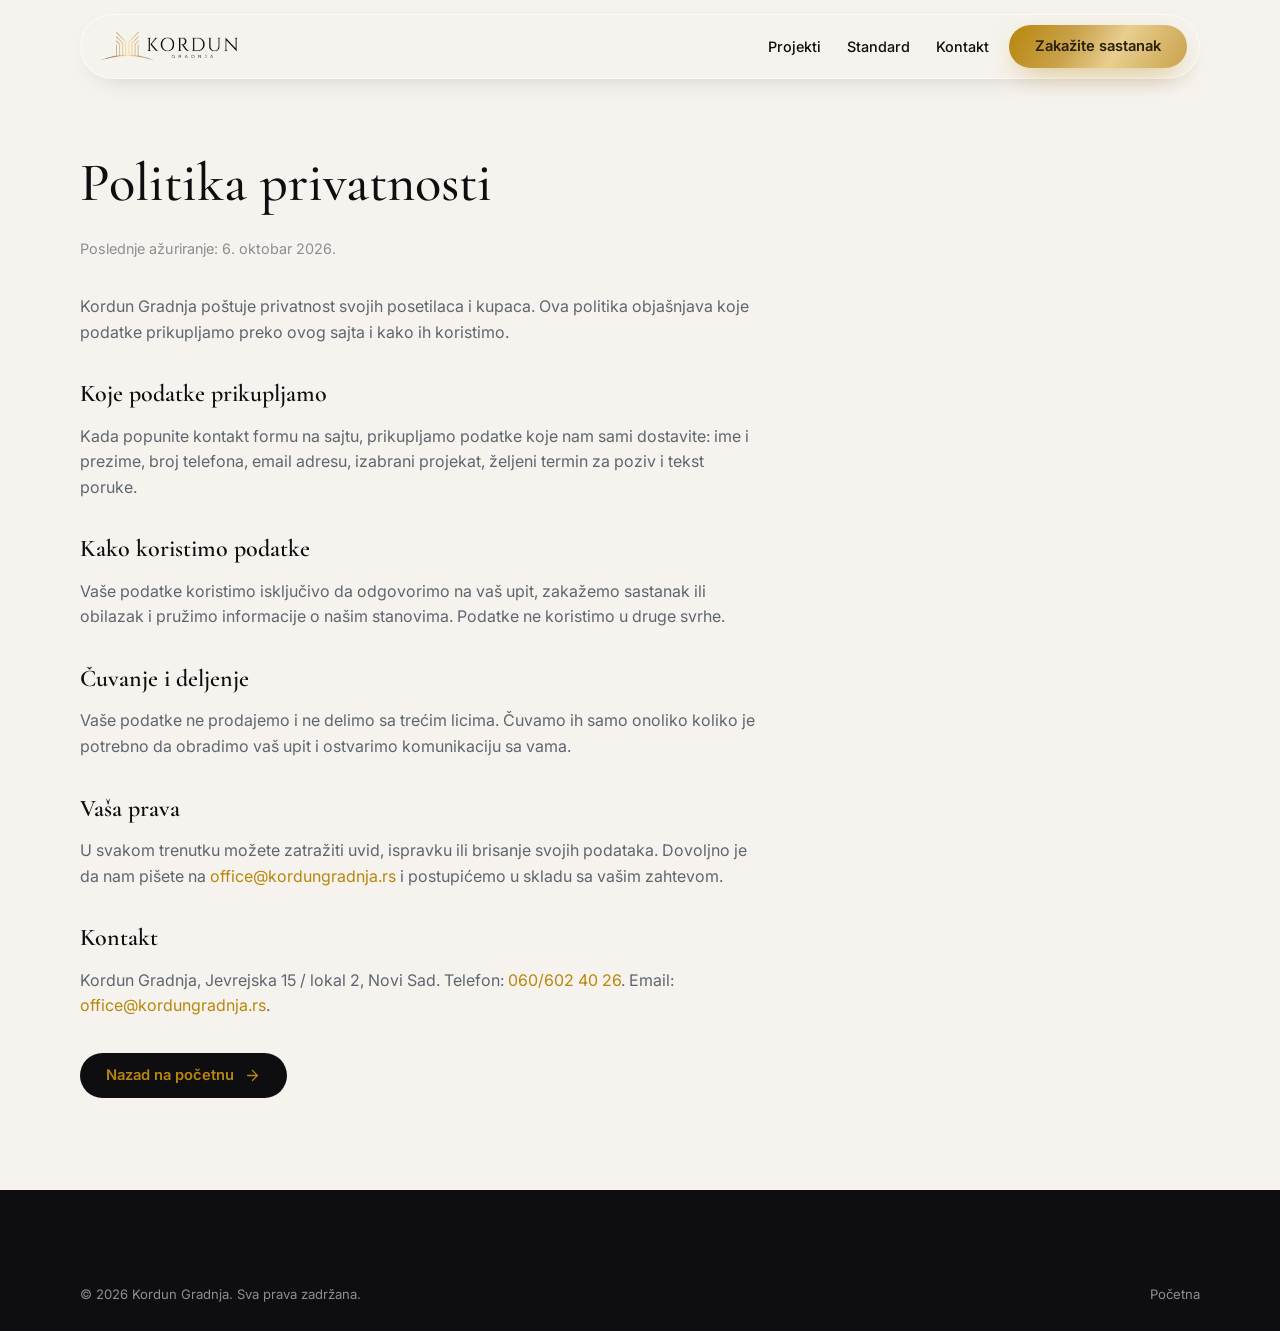
<file: privatnost.html>
<!DOCTYPE html>
<html lang="sr">
<head>
<meta charset="UTF-8">
<meta name="viewport" content="width=device-width, initial-scale=1.0">
<title>Politika privatnosti | Kordun Gradnja</title>
<meta name="description" content="Politika privatnosti Kordun Gradnje: koje podatke prikupljamo preko kontakt forme, kako ih koristimo i kako da zatražite njihovo brisanje.">
<link rel="canonical" href="https://www.kordungradnja.rs/privatnost.html">
<link rel="preconnect" href="https://fonts.googleapis.com">
<link rel="preconnect" href="https://fonts.gstatic.com" crossorigin>
<link href="https://fonts.googleapis.com/css2?family=Cormorant+Garamond:wght@500;600&family=Inter:wght@300;400;500;600&display=swap" rel="stylesheet">
<link rel="icon" href="images/logo-gold-black.png">
<link rel="stylesheet" href="styles.css">
<style>
  .legal{padding:140px 0 80px}
  .legal h1{font-family:var(--serif);font-weight:500;font-size:clamp(2.2rem,5vw,3.4rem);margin-bottom:10px}
  .legal .updated{color:var(--muted-2);font-size:.9rem;margin-bottom:34px}
  .legal h2{font-family:var(--serif);font-weight:600;font-size:1.5rem;margin:30px 0 10px}
  .legal p{color:var(--muted);max-width:68ch;margin-bottom:12px}
  .legal a{color:var(--gold-3)}
</style>
</head>
<body>

<header class="nav scrolled" id="nav">
  <div class="nav__inner">
    <a href="index.html#pocetna" class="nav__brand" aria-label="Kordun Gradnja početna">
      <img src="images/logo-gold-black.png" alt="Kordun Gradnja logo" class="nav__logo nav__logo--dark">
    </a>
    <nav class="nav__links" style="display:flex">
      <a href="index.html#projekti">Projekti</a>
      <a href="index.html#standard">Standard</a>
      <a href="index.html#kontakt">Kontakt</a>
    </nav>
    <a href="index.html#kontakt" class="btn btn--gold nav__cta" style="display:inline-flex">Zakažite sastanak</a>
  </div>
</header>

<main class="legal wrap">
  <h1>Politika privatnosti</h1>
  <p class="updated">Poslednje ažuriranje: 6. oktobar 2026.</p>

  <p>Kordun Gradnja poštuje privatnost svojih posetilaca i kupaca. Ova politika objašnjava koje podatke prikupljamo preko ovog sajta i kako ih koristimo.</p>

  <h2>Koje podatke prikupljamo</h2>
  <p>Kada popunite kontakt formu na sajtu, prikupljamo podatke koje nam sami dostavite: ime i prezime, broj telefona, email adresu, izabrani projekat, željeni termin za poziv i tekst poruke.</p>

  <h2>Kako koristimo podatke</h2>
  <p>Vaše podatke koristimo isključivo da odgovorimo na vaš upit, zakažemo sastanak ili obilazak i pružimo informacije o našim stanovima. Podatke ne koristimo u druge svrhe.</p>

  <h2>Čuvanje i deljenje</h2>
  <p>Vaše podatke ne prodajemo i ne delimo sa trećim licima. Čuvamo ih samo onoliko koliko je potrebno da obradimo vaš upit i ostvarimo komunikaciju sa vama.</p>

  <h2>Vaša prava</h2>
  <p>U svakom trenutku možete zatražiti uvid, ispravku ili brisanje svojih podataka. Dovoljno je da nam pišete na <a href="mailto:office@kordungradnja.rs">office@kordungradnja.rs</a> i postupićemo u skladu sa vašim zahtevom.</p>

  <h2>Kontakt</h2>
  <p>Kordun Gradnja, Jevrejska 15 / lokal 2, Novi Sad. Telefon: <a href="tel:+381606024026">060/602 40 26</a>. Email: <a href="mailto:office@kordungradnja.rs">office@kordungradnja.rs</a>.</p>

  <p style="margin-top:34px"><a href="index.html" class="btn btn--dark" style="display:inline-flex">Nazad na početnu
    <svg viewBox="0 0 24 24" class="ico" aria-hidden="true"><path d="M5 12h14M12 5l7 7-7 7"/></svg></a></p>
</main>

<footer class="footer">
  <div class="footer__bar wrap" style="margin-top:0;border-top:none">
    <span>© <span id="year"></span> Kordun Gradnja. Sva prava zadržana.</span>
    <a href="index.html">Početna</a>
  </div>
</footer>
<script>document.getElementById('year').textContent=new Date().getFullYear();</script>
</body>
</html>
</file>
<file: styles.css>
/* ============================================================
   KORDUN GRADNJA — styles.css
   Vanilla rebuild inspirisan Vantara Living, reskin na Kordun brend
   ============================================================ */

:root{
  /* Boje */
  --cream:#f6f3ee;
  --cream-2:#efe9df;
  --white:#ffffff;
  --ink:#0e0e10;
  --ink-soft:#1a1b1e;
  --muted:#5f6670;
  --muted-2:#8a8f94;
  --line:#e2ddd6;

  /* Zlato (metalik gradijent iz logoa) */
  --gold-1:#C9A24B;
  --gold-2:#E8CE8F;
  --gold-3:#B8860B;
  --gold:#C9A24B;
  --gold-grad:linear-gradient(120deg,#B8860B 0%,#C9A24B 35%,#E8CE8F 60%,#C9A24B 100%);
  --gold-soft:rgba(201,162,75,.30);
  --gold-faint:rgba(201,162,75,.10);

  /* Glass */
  --glass-bg:rgba(255,255,255,.72);
  --glass-brd:rgba(255,255,255,.85);
  --glass-sh:0 24px 50px -20px rgba(0,0,0,.26), inset 0 2px 20px 0 rgba(255,255,255,.85);

  /* Tipografija */
  --serif:"Cormorant Garamond",Georgia,serif;
  --sans:"Inter",-apple-system,BlinkMacSystemFont,"Segoe UI",Roboto,sans-serif;

  --wrap:min(1120px,92%);
  --radius:20px;
  --ease:cubic-bezier(.22,.61,.36,1);
}

*{box-sizing:border-box;margin:0;padding:0}
html{scroll-behavior:smooth;-webkit-text-size-adjust:100%;overflow-x:clip}
body{
  font-family:var(--sans);
  background:var(--cream);
  color:var(--ink);
  font-size:16px;
  line-height:1.6;
  -webkit-font-smoothing:antialiased;
  overflow-x:clip;
}
img{max-width:100%;display:block}
a{color:inherit;text-decoration:none}
button{font-family:inherit;cursor:pointer;border:none;background:none;color:inherit}
iframe{border:0}

.wrap{width:var(--wrap);margin-inline:auto}
.section{padding:72px 0}
.section--cream{background:var(--cream-2)}
@media(min-width:768px){.section{padding:110px 0}}

/* ---------- Tipografija ---------- */
.h-display{
  font-family:var(--serif);font-weight:500;
  font-size:clamp(2.6rem,7vw,5.4rem);
  line-height:1.02;letter-spacing:-.02em;color:var(--ink);
}
.h-sect{
  font-family:var(--serif);font-weight:500;
  font-size:clamp(2rem,4.6vw,4rem);
  line-height:1.05;letter-spacing:-.01em;color:var(--ink);
}
.lead{font-size:clamp(1rem,1.4vw,1.18rem);color:var(--muted);max-width:52ch;margin-top:18px}
.muted{color:var(--muted)}

.eyebrow{
  display:inline-flex;align-items:center;gap:12px;
  font-size:.82rem;font-weight:600;letter-spacing:.14em;text-transform:uppercase;
  background:var(--gold-grad);-webkit-background-clip:text;background-clip:text;color:transparent;
  margin-bottom:20px;
}
.eyebrow__line{width:30px;height:2px;border-radius:2px;background:var(--gold-grad)}

/* ---------- Dugmad ---------- */
.btn{
  display:inline-flex;align-items:center;gap:10px;
  padding:14px 26px;border-radius:100px;font-weight:600;font-size:.92rem;
  transition:transform .35s var(--ease),box-shadow .35s var(--ease),background .35s,color .35s;
  white-space:nowrap;line-height:1;
}
.btn .ico{width:17px;height:17px}
.btn:hover{transform:translateY(-2px)}
.btn--gold{background:var(--gold-grad);color:#2a2008;box-shadow:0 10px 30px -10px rgba(184,134,11,.6)}
.btn--dark{background:var(--ink);color:var(--white)}
.btn--dark:hover{box-shadow:0 14px 30px -12px rgba(0,0,0,.5)}
.btn--ghost{background:var(--white);color:var(--ink);border:1px solid var(--gold-soft)}
.btn--ghost:hover{background:#fff}

/* ---- Shiny CTA (animirani zlatni obrub — suptilno) ---- */
@property --sh-angle{syntax:"<angle>";initial-value:0deg;inherits:false}
@property --sh-offset{syntax:"<angle>";initial-value:0deg;inherits:false}
@property --sh-percent{syntax:"<percentage>";initial-value:5%;inherits:false}
@property --sh-shine{syntax:"<color>";initial-value:#E8CE8F;inherits:false}

.btn--shiny{
  --sh-bg:#101012;
  --sh-bg-subtle:#1c1a1e;
  --sh-hi:#C9A24B;
  --sh-shine-c:#F0DCA6;
  --sh-anim:sh-angle linear infinite;
  --sh-dur:5.5s;
  --sh-trans:800ms cubic-bezier(.25,1,.5,1);
  position:relative;isolation:isolate;overflow:hidden;
  color:#fff;border:1px solid transparent;
  background:
    linear-gradient(var(--sh-bg),var(--sh-bg)) padding-box,
    conic-gradient(from calc(var(--sh-angle) - var(--sh-offset)),
      transparent,
      var(--sh-hi) var(--sh-percent),
      var(--sh-shine) calc(var(--sh-percent) * 2),
      var(--sh-hi) calc(var(--sh-percent) * 3),
      transparent calc(var(--sh-percent) * 4)) border-box;
  box-shadow:inset 0 0 0 1px var(--sh-bg-subtle);
  transition:transform .35s var(--ease), var(--sh-trans);
  transition-property:transform,--sh-offset,--sh-percent,--sh-shine;
}
.btn--shiny span{display:inline-flex;align-items:center;gap:10px;z-index:1}
.btn--shiny span .ico{stroke:var(--gold-2)}
.btn--shiny::before,
.btn--shiny::after,
.btn--shiny span::before{
  content:"";pointer-events:none;position:absolute;
  inset-inline-start:50%;inset-block-start:50%;translate:-50% -50%;z-index:-1;
}
.btn--shiny:active{translate:0 1px}

/* Tačkice */
.btn--shiny::before{
  --size:calc(100% - 6px);--position:2px;--space:calc(var(--position) * 2);
  width:var(--size);height:var(--size);
  background:radial-gradient(circle at var(--position) var(--position),
    #fff calc(var(--position) / 4),transparent 0) padding-box;
  background-size:var(--space) var(--space);background-repeat:space;
  mask-image:conic-gradient(from calc(var(--sh-angle) + 45deg),black,transparent 10% 90%,black);
  border-radius:inherit;opacity:.22;z-index:-1;
}
/* Unutrašnji sjaj */
.btn--shiny::after{
  --sh-anim:sh-shimmer linear infinite;
  width:100%;aspect-ratio:1;
  background:linear-gradient(-50deg,transparent,var(--sh-hi),transparent);
  mask-image:radial-gradient(circle at bottom,transparent 40%,black);
  opacity:.4;
}
.btn--shiny span::before{
  --size:calc(100% + 1rem);width:var(--size);height:var(--size);
  box-shadow:inset 0 -1ex 2rem 4px var(--sh-hi);opacity:0;
  transition:opacity var(--sh-trans);
  animation:calc(var(--sh-dur) * 1.5) sh-breathe linear infinite;
}
.btn--shiny,
.btn--shiny::before,
.btn--shiny::after{
  animation:var(--sh-anim) var(--sh-dur),
    var(--sh-anim) calc(var(--sh-dur) / .4) reverse paused;
  animation-composition:add;
}
.btn--shiny:is(:hover,:focus-visible){
  --sh-percent:16%;--sh-offset:95deg;--sh-shine:var(--sh-shine-c);
}
.btn--shiny:is(:hover,:focus-visible),
.btn--shiny:is(:hover,:focus-visible)::before,
.btn--shiny:is(:hover,:focus-visible)::after{animation-play-state:running}
.btn--shiny:is(:hover,:focus-visible) span::before{opacity:.7}

@keyframes sh-angle{to{--sh-angle:360deg}}
@keyframes sh-shimmer{to{rotate:360deg}}
@keyframes sh-breathe{from,to{scale:1}50%{scale:1.2}}

@media (prefers-reduced-motion: reduce){
  .btn--shiny,.btn--shiny::before,.btn--shiny::after,.btn--shiny span::before{animation:none}
}

.ico{width:22px;height:22px;fill:none;stroke:currentColor;stroke-width:1.8;stroke-linecap:round;stroke-linejoin:round}

/* ---------- Glass ---------- */
.glass{
  background:var(--glass-bg);
  -webkit-backdrop-filter:blur(16px);backdrop-filter:blur(16px);
  border:1px solid var(--glass-brd);
  box-shadow:var(--glass-sh);
}

/* ============================================================
   NAV
   ============================================================ */
.nav{position:fixed;top:0;left:0;right:0;z-index:100;padding:14px 20px;transition:padding .4s var(--ease)}
.nav__inner{
  width:var(--wrap);max-width:1200px;margin-inline:auto;
  display:flex;align-items:center;gap:20px;
  padding:10px 12px 10px 20px;border-radius:80px;
  background:rgba(246,243,238,.55);
  -webkit-backdrop-filter:blur(10px);backdrop-filter:blur(10px);
  border:1px solid rgba(255,255,255,.6);
  box-shadow:0 10px 30px -18px rgba(0,0,0,.25);
  transition:background .4s,box-shadow .4s;
}
.nav.scrolled .nav__inner{background:rgba(246,243,238,.9)}
.nav__brand{display:flex;align-items:center;margin-right:auto}
.nav__logo{height:34px;width:auto}
.nav__logo--light{display:none}
.nav__links{display:none;gap:26px}
.nav__links a{font-size:.9rem;font-weight:500;color:var(--ink);position:relative;transition:color .3s}
.nav__links a::after{content:"";position:absolute;left:0;bottom:-5px;width:0;height:2px;background:var(--gold-grad);transition:width .3s var(--ease)}
.nav__links a:hover{color:var(--gold-3)}
.nav__links a:hover::after{width:100%}
.nav__cta{display:none}
.nav__burger{display:flex;flex-direction:column;gap:5px;padding:10px;border-radius:50%;border:1px solid var(--gold-soft)}
.nav__burger span{width:20px;height:2px;background:var(--ink);border-radius:2px;transition:transform .3s,opacity .3s}
.nav__burger.open span:nth-child(1){transform:translateY(7px) rotate(45deg)}
.nav__burger.open span:nth-child(2){opacity:0}
.nav__burger.open span:nth-child(3){transform:translateY(-7px) rotate(-45deg)}

/* Shiny CTA unutar mobilnog menija (samo na mobilnom) */
.nav__cta-mobile{width:100%;justify-content:center;padding:15px 24px;margin-top:6px}

@media(min-width:960px){
  .nav__links{display:flex}
  .nav__cta{display:inline-flex}
  .nav__cta-mobile{display:none}
  .nav__burger{display:none}
}
/* mobilni meni */
.nav__links.mobile-open{
  display:flex;flex-direction:column;gap:18px;
  position:absolute;top:calc(100% + 10px);left:20px;right:20px;
  background:rgba(246,243,238,.97);-webkit-backdrop-filter:blur(14px);backdrop-filter:blur(14px);
  padding:24px;border-radius:24px;border:1px solid var(--gold-soft);
  box-shadow:0 20px 50px -20px rgba(0,0,0,.3);
}

/* ============================================================
   HERO
   ============================================================ */
.hero{position:relative;min-height:100svh;display:flex;align-items:flex-end;padding:120px 0 50px;overflow:hidden}
.hero__bg{position:absolute;inset:0;background-size:cover;background-position:center;z-index:0}
.hero__scrim{position:absolute;inset:0;z-index:1;
  background:
    linear-gradient(90deg,var(--cream) 0%,rgba(246,243,238,.92) 32%,rgba(246,243,238,.5) 60%,rgba(246,243,238,0) 100%),
    linear-gradient(0deg,var(--cream) 2%,rgba(246,243,238,0) 55%);
}
.hero__wrap{position:relative;z-index:2;width:var(--wrap);margin-inline:auto;display:flex;flex-direction:column;gap:40px}
.hero__content{max-width:640px}
.hero__sub{font-size:clamp(1rem,1.5vw,1.2rem);color:var(--muted);margin:22px 0 30px;max-width:48ch}
.hero__btns{display:flex;flex-wrap:wrap;gap:14px}

.hero__stats{display:grid;grid-template-columns:1fr;gap:14px}
@media(min-width:620px){.hero__stats{grid-template-columns:repeat(3,1fr);max-width:720px}}
@media(min-width:960px){.hero__wrap{flex-direction:row;align-items:flex-end;justify-content:space-between}
  .hero__content{padding-bottom:10px}.hero__stats{max-width:360px;align-self:flex-end}}

.statcard{border-radius:18px;padding:22px;display:flex;flex-direction:column;align-items:flex-start;gap:4px}
.statcard__ico{width:30px;height:30px;fill:none;stroke:var(--gold-3);stroke-width:1.6;stroke-linecap:round;stroke-linejoin:round;margin-bottom:6px}
.statcard__num{font-family:var(--serif);font-weight:600;font-size:2rem;line-height:1;color:var(--ink)}
.statcard__lbl{font-size:.9rem;color:var(--muted)}
.statcard__rule{width:24px;height:2px;background:var(--gold-grad);margin:8px 0 2px}
.statcard__sub{font-size:.82rem;color:var(--muted-2)}

@media(max-width:600px){
  .hero{min-height:auto;padding:104px 0 46px}
  .h-display{font-size:clamp(2rem,8vw,2.9rem)}
  .hero__wrap{gap:26px}
  .hero__sub{margin:16px 0 24px;font-size:1.02rem}
  .hero__btns{gap:10px}
  .hero__btns .btn{flex:1 1 100%;justify-content:center;padding:15px 22px}
  .hero__stats{gap:12px}
  .statcard{padding:18px 20px}
}

/* ============================================================
   O NAMA
   ============================================================ */
.about__grid{display:grid;gap:44px}
@media(min-width:900px){.about__grid{grid-template-columns:1fr 1fr;align-items:center;gap:70px}}
.about__col .btn{margin-top:28px}
.about__col .muted{margin-top:16px}
.about__media{position:relative}
.about__media img{width:100%;height:100%;max-height:560px;object-fit:cover;border-radius:var(--radius)}
.about__chips{position:absolute;left:16px;right:16px;bottom:16px;display:flex;gap:12px;flex-wrap:wrap}
.chip{border-radius:14px;padding:14px 18px;display:flex;flex-direction:column;flex:1;min-width:130px}
.chip strong{font-family:var(--serif);font-size:1.25rem;color:var(--ink)}
.chip span{font-size:.82rem;color:var(--muted)}

/* ============================================================
   ZAŠTO (01-04)
   ============================================================ */
.why__head{margin-bottom:40px;max-width:640px}
/* Sticky-stack kartice: slažu se jedna preko druge pri skrolu */
.why__stack{display:flex;flex-direction:column;gap:24px}
.why__card{
  position:sticky;
  top:calc(96px + var(--i) * 16px);
  display:flex;gap:24px;align-items:flex-start;
  background:var(--white);
  border:1px solid var(--gold-soft);
  border-radius:var(--radius);
  padding:30px 26px;
  box-shadow:0 20px 50px -28px rgba(0,0,0,.35);
}
.why__card::before{content:"";position:absolute;left:0;top:18px;bottom:18px;width:3px;border-radius:3px;background:var(--gold-grad)}
.why__num{font-family:var(--serif);font-size:clamp(2.4rem,5vw,3.4rem);font-weight:500;line-height:1;
  background:var(--gold-grad);-webkit-background-clip:text;background-clip:text;color:transparent;min-width:1.5em;padding-left:10px}
.why__body h3{font-family:var(--serif);font-weight:600;font-size:clamp(1.3rem,2.2vw,1.7rem);margin-bottom:8px}
.why__body p{color:var(--muted);max-width:60ch}
/* Male ikonice koje se "slažu" pri skrolu */
.why__ico{
  margin-left:auto;align-self:flex-start;flex:0 0 auto;position:relative;
  width:48px;height:48px;border-radius:14px;display:grid;place-items:center;
  background:var(--gold-faint);border:1px solid var(--gold-soft);
  opacity:0;transform:scale(.4) rotate(-14deg);
  transition:opacity .6s var(--ease),transform .7s cubic-bezier(.34,1.56,.64,1);
  transition-delay:calc(var(--i,0) * .09s);
}
.why__ico .ico{width:22px;height:22px;stroke:var(--gold-3);position:relative;z-index:2}
.why__ico-ring{position:absolute;inset:2px;width:calc(100% - 4px);height:calc(100% - 4px);overflow:visible}
.why__ico-ring circle{
  fill:none;stroke:var(--gold-1);stroke-width:2;
  stroke-dasharray:126;stroke-dashoffset:126;
  transform:rotate(-90deg);transform-origin:center;
  transition:stroke-dashoffset .9s var(--ease);
  transition-delay:calc(var(--i,0) * .09s + .15s);
}
.why__ico.in{opacity:1;transform:none}
.why__ico.in .why__ico-ring circle{stroke-dashoffset:0}
@media(max-width:600px){.why__ico{width:42px;height:42px}}

@media(min-width:768px){
  .why__stack{gap:30px}
  .why__card{padding:40px 38px;gap:34px}
  .why__card::before{top:24px;bottom:24px}
}

/* ============================================================
   TIMELINE (GSAP, pinned horizontalni scroll)
   ============================================================ */
.timeline{position:relative;height:300vh;background:var(--ink);color:var(--white)}
.timeline__sticky{position:sticky;top:0;height:100vh;overflow:hidden;display:flex;align-items:center}
.timeline__track{display:flex;align-items:center;gap:5vw;padding:0 6vw;width:220vw;height:62vh;will-change:transform}
.timeline__media{flex:0 0 32vw;height:100%;border-radius:18px;overflow:hidden}
.timeline__media img{width:100%;height:100%;object-fit:cover}
.timeline__rail{position:relative;flex:1 1 auto;height:100%}
.timeline__axis{position:absolute;left:0;right:0;top:50%;transform:translateY(-50%);display:flex;align-items:center}
.timeline__axis .timeline__dot{width:10px;height:10px;border-radius:50%;background:var(--gold-grad);flex:0 0 auto}
.timeline__line{height:2px;width:0;background:var(--gold-grad);border-radius:2px;flex:0 0 auto}

.timeline__row{display:flex;height:50%;align-items:center}
.timeline__row--top{align-items:flex-end;padding-bottom:4vh}
.timeline__row--bottom{align-items:flex-start;padding-top:4vh}
.timeline__intro,.timeline__period{flex:0 0 18%}
.timeline__intro .h-sect{color:var(--white)}
.timeline__period .muted{color:var(--gold-2)}
.timeline__items{display:flex;flex:1 1 auto;gap:12vw;padding-left:3vw}

.tl-item{position:relative;width:30vw;padding:0 2vw}
.tl-item__mark{position:absolute;left:0;top:0;bottom:0;width:100%}
.tl-item__mark .jd{position:absolute;left:0;width:14px;height:14px;border-radius:50%;background:var(--gold-grad);transform:translateX(-50%)}
.tl-item__mark .jl{position:absolute;left:0;width:2px;background:var(--gold-grad);height:92%}
.tl-item__mark:not(.tl-item__mark--down) .jd{top:0}
.tl-item__mark:not(.tl-item__mark--down) .jl{top:8%;transform-origin:bottom}
.tl-item__mark--down .jd{bottom:0}
.tl-item__mark--down .jl{bottom:8%;transform-origin:top}

.tl-item__txt--up{padding-top:2vh}
.tl-item__txt--down{display:flex;flex-direction:column;justify-content:flex-end;height:100%;padding-bottom:2vh}
.tl-title{font-family:var(--serif);font-weight:600;font-size:clamp(1.8rem,3vw,2.6rem);line-height:1;margin-bottom:10px;
  background:var(--gold-grad);-webkit-background-clip:text;background-clip:text;color:transparent}
.tl-desc{color:#cfd2d6;font-size:clamp(.95rem,1.2vw,1.1rem);max-width:26ch}

/* Mobilni: statični VERTIKALNI timeline (bez pinned horizontalnog scrolla) */
@media(max-width:600px){
  .timeline{height:auto;padding:68px 0}
  .timeline__sticky{position:static;height:auto;overflow:visible;display:block}
  .timeline__track{display:block;width:auto;height:auto;gap:0;padding:0 22px;transform:none !important}
  .timeline__media{width:100%;height:58vw;max-height:300px;border-radius:16px;margin-bottom:30px}
  .timeline__rail{position:relative;height:auto;padding-left:28px}
  .timeline__rail::before{content:"";position:absolute;left:5px;top:8px;bottom:8px;width:2px;border-radius:2px;background:var(--gold-grad)}
  .timeline__axis{display:none}
  .timeline__row{display:block;height:auto}
  .timeline__row--top,.timeline__row--bottom{align-items:stretch;padding:0}
  .timeline__intro{margin-bottom:22px}
  .timeline__intro .h-sect{font-size:2.3rem}
  .timeline__period{display:none}
  .timeline__items{display:block;flex:none;gap:0;padding-left:0}
  .tl-item{position:relative;width:auto;padding:0 0 28px 0}
  .tl-item::before{content:"";position:absolute;left:-28px;top:6px;width:13px;height:13px;border-radius:50%;
    background:var(--gold-grad);box-shadow:0 0 0 4px rgba(201,162,75,.14)}
  .tl-item__mark{display:none}
  .tl-item__txt--up,.tl-item__txt--down{height:auto;padding:0;display:block}
  .tl-title{font-size:1.9rem;margin-bottom:8px}
  .tl-desc{max-width:none;font-size:1rem}

  /* blagi reveal po stavkama dok se skroluje */
  .timeline.tl-static .tl-item,
  .timeline.tl-static .timeline__intro{
    opacity:0;transform:translateY(22px);
    transition:opacity .6s var(--ease),transform .6s var(--ease);
  }
  .timeline.tl-static .tl-item.in,
  .timeline.tl-static .timeline__intro.in{opacity:1;transform:none}
}

/* ============================================================
   PROJEKTI (tabs)
   ============================================================ */
.projects__head{max-width:640px;margin-bottom:44px}
.projects__grid{display:grid;gap:28px}
@media(min-width:900px){.projects__grid{grid-template-columns:320px 1fr;gap:40px;align-items:start}}
.tabs{display:flex;flex-direction:column;gap:10px}
.tab{display:flex;align-items:center;gap:10px;padding:16px 20px;border-radius:12px;text-align:left;
  color:var(--ink);transition:background .3s,color .3s;border:1px solid transparent}
.tab .ico{width:16px;height:16px;margin-left:auto;opacity:.5;transition:opacity .3s}
.tab__name{font-weight:600}
.tab__meta{font-size:.85rem;color:var(--muted)}
.tab:hover{background:var(--white)}
.tab.is-active{background:var(--ink);color:var(--white)}
.tab.is-active .tab__meta{color:var(--gold-2)}
.tab.is-active .ico{opacity:1}
@media(max-width:899px){.tabs{flex-direction:row;overflow-x:auto;padding-bottom:6px}.tab{flex:0 0 auto}.tab .ico{display:none}}

.panels{position:relative}
.panel{display:none;position:relative;border-radius:var(--radius);overflow:hidden;
  height:clamp(360px,56vh,500px)}
.panel.is-active{display:block;animation:fade .5s var(--ease)}
.panel__media{position:absolute;inset:0}
.panel__media img{width:100%;height:100%;object-fit:cover}
.panel__media::after{content:"";position:absolute;inset:0;
  background:linear-gradient(180deg,rgba(14,14,16,0) 42%,rgba(14,14,16,.28) 100%)}
.panel__info{position:absolute;left:14px;right:14px;bottom:14px;z-index:2;
  border-radius:14px;padding:15px 17px}
.panel__tag{font-size:.68rem;font-weight:600;letter-spacing:.12em;
  background:var(--gold-grad);-webkit-background-clip:text;background-clip:text;color:transparent}
.panel__info h3{font-family:var(--serif);font-weight:600;font-size:clamp(1.15rem,1.7vw,1.4rem);margin:2px 0 6px}
.panel__info .muted{font-size:.82rem;line-height:1.45;max-width:46ch}
.panel__spec{list-style:none;margin-top:11px;display:flex;gap:22px;flex-wrap:wrap}
.panel__spec li{display:flex;flex-direction:column}
.panel__spec span{font-size:.7rem;color:var(--muted-2)}
.panel__spec strong{font-size:.86rem}
@media(min-width:620px){
  .panel__info{right:auto;max-width:min(64%,440px);left:18px;bottom:18px;padding:18px 20px}
}
@media(min-width:900px){
  .projects__grid{align-items:start}
  .panel{height:clamp(460px,62vh,580px)}
}

@keyframes fade{from{opacity:0;transform:translateY(12px)}to{opacity:1;transform:none}}

/* ============================================================
   STANDARD (amenities 6)
   ============================================================ */
.standard__head{max-width:640px;margin-bottom:44px}
/* ---- Karusel standarda opreme (vanilla re-skin) ---- */
.fcar{
  display:flex;flex-direction:column;overflow:hidden;
  border:1px solid var(--gold-soft);border-radius:28px;background:var(--ink);
  box-shadow:0 44px 90px -46px rgba(0,0,0,.55);
}
@media(min-width:860px){.fcar{flex-direction:row;min-height:520px}}

.fcar__rail{
  position:relative;overflow:hidden;flex:0 0 auto;min-height:310px;padding:28px;
  display:flex;align-items:center;justify-content:center;
  background:
    radial-gradient(120% 90% at 0% 0%, rgba(201,162,75,.16), transparent 58%),
    linear-gradient(160deg,#161619 0%,#0b0b0d 100%);
}
@media(min-width:860px){.fcar__rail{flex:0 0 42%;width:42%;min-height:0;padding:40px;justify-content:flex-start}}
.fcar__list{position:relative;width:100%;height:100%;min-height:290px}
.fcar__fade{position:absolute;left:0;right:0;height:76px;z-index:3;pointer-events:none}
.fcar__fade--top{top:0;background:linear-gradient(to bottom,#0c0c0e,rgba(12,12,14,0))}
.fcar__fade--bot{bottom:0;background:linear-gradient(to top,#0c0c0e,rgba(12,12,14,0))}

.fcar__chip{
  position:absolute;left:50%;top:50%;
  transform:translate(-50%,calc(-50% + var(--fy,0px)));
  display:inline-flex;align-items:center;gap:12px;white-space:nowrap;
  padding:13px 22px;border-radius:100px;
  border:1px solid rgba(255,255,255,.16);color:rgba(255,255,255,.6);
  background:rgba(255,255,255,.02);font-size:.9rem;font-weight:500;
  transition:background .6s var(--ease),color .6s var(--ease),border-color .6s var(--ease),transform .7s var(--ease),opacity .7s var(--ease);
  will-change:transform,opacity;
}
@media(min-width:860px){.fcar__chip{left:0;transform:translate(0,calc(-50% + var(--fy,0px)))}}
.fcar__chip .ico{width:18px;height:18px;flex:0 0 auto;stroke:currentColor}
.fcar__chip:hover{color:#fff;border-color:rgba(255,255,255,.42)}
.fcar__chip.is-active{background:var(--gold-grad);color:#2a2008;border-color:transparent;box-shadow:0 12px 30px -12px rgba(201,162,75,.6)}
.fcar__chip.is-active .ico{stroke:#2a2008}

.fcar__stage{
  flex:1;position:relative;display:flex;align-items:center;justify-content:center;
  padding:40px 24px;background:linear-gradient(180deg,var(--cream) 0%,var(--cream-2) 100%);
}
@media(min-width:860px){.fcar__stage{padding:48px 40px}}
.fcar__deck{position:relative;width:min(360px,84%);aspect-ratio:4/5}
.fcar__card{
  position:absolute;inset:0;border-radius:26px;overflow:hidden;
  border:6px solid var(--white);background:var(--white);
  box-shadow:0 30px 60px -28px rgba(0,0,0,.45);
  opacity:0;transform:scale(.7);
  transition:transform .7s var(--ease),opacity .7s var(--ease);
  will-change:transform,opacity;
}
.fcar__card img{width:100%;height:100%;object-fit:cover;filter:grayscale(1) brightness(.72) blur(2px);transition:filter .7s var(--ease)}
.fcar__card.is-active img{filter:none}
.fcar__tag{
  position:absolute;top:16px;left:16px;z-index:3;display:inline-flex;align-items:center;gap:8px;
  font-size:.62rem;font-weight:600;letter-spacing:.22em;text-transform:uppercase;color:#fff;
  opacity:0;transition:opacity .5s .15s var(--ease);text-shadow:0 1px 6px rgba(0,0,0,.55)
}
.fcar__tag i{width:7px;height:7px;border-radius:50%;background:var(--gold-2);box-shadow:0 0 10px var(--gold-2)}
.fcar__card.is-active .fcar__tag{opacity:1}
.fcar__cap{
  position:absolute;left:0;right:0;bottom:0;z-index:2;padding:76px 22px 22px;
  background:linear-gradient(to top,rgba(10,10,12,.92),rgba(10,10,12,.34) 55%,transparent);
  opacity:0;transform:translateY(14px);
  transition:opacity .55s .1s var(--ease),transform .55s .1s var(--ease);
}
.fcar__card.is-active .fcar__cap{opacity:1;transform:none}
.fcar__badge{display:inline-block;margin-bottom:10px;padding:5px 12px;border-radius:100px;
  font-size:.64rem;font-weight:700;letter-spacing:.12em;text-transform:uppercase;background:var(--gold-grad);color:#2a2008}
.fcar__desc{color:#fff;font-size:1.02rem;line-height:1.42}
@media(min-width:860px){.fcar__desc{font-size:1.1rem}}
@media(max-width:600px){
  .fcar__rail{min-height:262px;padding:22px}
  .fcar__list{min-height:242px}
  .fcar__chip{padding:11px 17px;font-size:.84rem;gap:10px}
  .fcar__chip .ico{width:16px;height:16px}
  .fcar__stage{padding:28px 16px}
  .fcar__deck{width:min(288px,76%)}
  .fcar__cap{padding:62px 18px 18px}
  .fcar__desc{font-size:.95rem}
}

/* ============================================================
   LOKACIJE
   ============================================================ */
.loc__grid{display:grid;gap:44px}
@media(min-width:900px){.loc__grid{grid-template-columns:1fr 1fr;gap:64px;align-items:center}}
.loc__list{list-style:none;margin-top:28px;display:flex;flex-direction:column;gap:4px}
.loc__list li{display:flex;gap:16px;align-items:center;padding:16px 0;border-bottom:1px solid var(--line)}
.loc__pin{width:14px;height:14px;border-radius:50%;background:var(--gold-grad);flex:0 0 auto;box-shadow:0 0 0 5px var(--gold-faint)}
.loc__list strong{display:block}
.loc__list span{font-size:.88rem;color:var(--muted)}
.loc__map{border-radius:var(--radius);overflow:hidden;aspect-ratio:4/3;border:1px solid var(--line);box-shadow:var(--glass-sh)}
.loc__map iframe{width:100%;height:100%}

/* ============================================================
   FAQ
   ============================================================ */
.faq__wrap{max-width:820px}
.faq__head{text-align:center;margin-bottom:40px}
.faq__head .eyebrow{justify-content:center}
.faq__item{background:var(--white);border:1px solid var(--glass-brd);border-radius:14px;margin-bottom:12px;overflow:hidden}
.faq__q{width:100%;display:flex;align-items:center;justify-content:space-between;gap:16px;padding:20px 22px;text-align:left;font-weight:600;font-size:1.02rem}
.faq__ico{position:relative;width:22px;height:22px;flex:0 0 auto;border-radius:50%;background:var(--gold-grad)}
.faq__ico::before,.faq__ico::after{content:"";position:absolute;left:50%;top:50%;width:10px;height:2px;background:#fff;transform:translate(-50%,-50%);transition:transform .3s var(--ease)}
.faq__ico::after{transform:translate(-50%,-50%) rotate(90deg)}
.faq__item.open .faq__ico::after{transform:translate(-50%,-50%) rotate(0)}
.faq__a{display:grid;grid-template-rows:0fr;transition:grid-template-rows .4s var(--ease)}
.faq__a>p{overflow:hidden;color:var(--muted);padding:0 22px}
.faq__item.open .faq__a{grid-template-rows:1fr}
.faq__item.open .faq__a>p{padding-bottom:22px}

/* ============================================================
   KONTAKT
   ============================================================ */
.contact__grid{display:grid;gap:44px}
@media(min-width:900px){.contact__grid{grid-template-columns:1fr 1.05fr;gap:60px;align-items:start}}
.contact__list{list-style:none;margin-top:30px;display:flex;flex-direction:column;gap:20px}
.contact__list li{display:flex;gap:16px;align-items:center}
.contact__ico{width:48px;height:48px;border-radius:50%;flex:0 0 auto;display:flex;align-items:center;justify-content:center;
  background:var(--white);border:1px solid var(--gold-soft)}
.contact__ico .ico{width:20px;height:20px;stroke:var(--gold-3)}
.contact__list strong{display:block;font-size:.92rem}
.contact__list a,.contact__list span{color:var(--muted);font-size:.95rem}
.contact__list a:hover{color:var(--gold-3)}

.formcard{border-radius:var(--radius);padding:30px}
@media(min-width:620px){.formcard{padding:40px}}
.formcard__title{font-family:var(--serif);font-weight:600;font-size:1.8rem;margin-bottom:6px}
.form{margin-top:22px;display:flex;flex-direction:column;gap:16px}
.form__row{display:grid;gap:16px}
@media(min-width:560px){.form__row{grid-template-columns:1fr 1fr}}
.field{display:flex;flex-direction:column;gap:7px}
.field>span{font-size:.82rem;font-weight:500;color:var(--muted)}
.field input,.field select,.field textarea{
  font-family:inherit;font-size:.95rem;color:var(--ink);
  padding:13px 14px;border-radius:8px;background:rgba(255,255,255,.7);
  border:1px solid var(--line);transition:border-color .3s,box-shadow .3s;
}
.field input:focus,.field select:focus,.field textarea:focus{
  outline:none;border-color:var(--gold);box-shadow:0 0 0 3px var(--gold-faint)
}
.field textarea{resize:vertical;min-height:110px}
.form__submit{justify-content:center;margin-top:6px}
.form__submit:disabled{opacity:.6;cursor:not-allowed;transform:none}
.form__status{font-size:.9rem;min-height:1.2em;text-align:center}
.form__status.ok{color:#2e7d32}
.form__status.err{color:#c0392b}

/* ============================================================
   FOOTER
   ============================================================ */
.footer{background:var(--ink);color:#d7d9dc;padding:70px 0 26px}
.footer__grid{display:grid;gap:40px}
@media(min-width:760px){.footer__grid{grid-template-columns:2fr 1fr 1.3fr}}
.footer__logo{height:46px;margin-bottom:18px}
.footer__brand .muted{color:#9ea2a7;max-width:36ch}
.footer__col h4{font-family:var(--serif);font-weight:500;font-size:1.3rem;margin-bottom:16px;color:#fff}
.footer__col a,.footer__col span{display:block;color:#aeb2b7;font-size:.92rem;margin-bottom:10px;transition:color .3s}
.footer__col a:hover{color:var(--gold-2)}
.footer__bar{display:flex;flex-direction:column;gap:8px;justify-content:space-between;align-items:center;
  margin-top:50px;padding-top:24px;border-top:1px solid rgba(255,255,255,.12);font-size:.82rem;color:#8b8f94}
.footer__bar a:hover{color:var(--gold-2)}
@media(min-width:620px){.footer__bar{flex-direction:row}}

/* ============================================================
   ANIMACIJE (reveal)
   ============================================================ */
[data-splitwords]{overflow:hidden}
.word{display:inline-block;will-change:transform,opacity,filter}
.word.pre{opacity:.001;filter:blur(10px);transform:translateY(12px)}
.sub .word.pre{filter:blur(3px);transform:translateY(6px)}
.word.in{opacity:1;filter:blur(0);transform:none;transition:opacity .6s var(--ease),filter .6s var(--ease),transform .6s var(--ease);transition-delay:calc(var(--wi,0)*55ms)}

.reveal-up,.reveal-left,.reveal-pop{opacity:.001;will-change:transform,opacity}
.reveal-up{transform:translateY(34px)}
.reveal-left{transform:translateX(-14px)}
.reveal-pop{transform:scale(.96) translateY(14px)}
.reveal-up.in,.reveal-left.in,.reveal-pop.in{
  opacity:1;transform:none;
  transition:opacity .7s var(--ease),transform .7s var(--ease);
  transition-delay:var(--d,0s);
}

@media(prefers-reduced-motion:reduce){
  *{animation:none!important;transition:none!important;scroll-behavior:auto!important}
  .word.pre,.reveal-up,.reveal-left,.reveal-pop{opacity:1!important;filter:none!important;transform:none!important}
}
</file>
